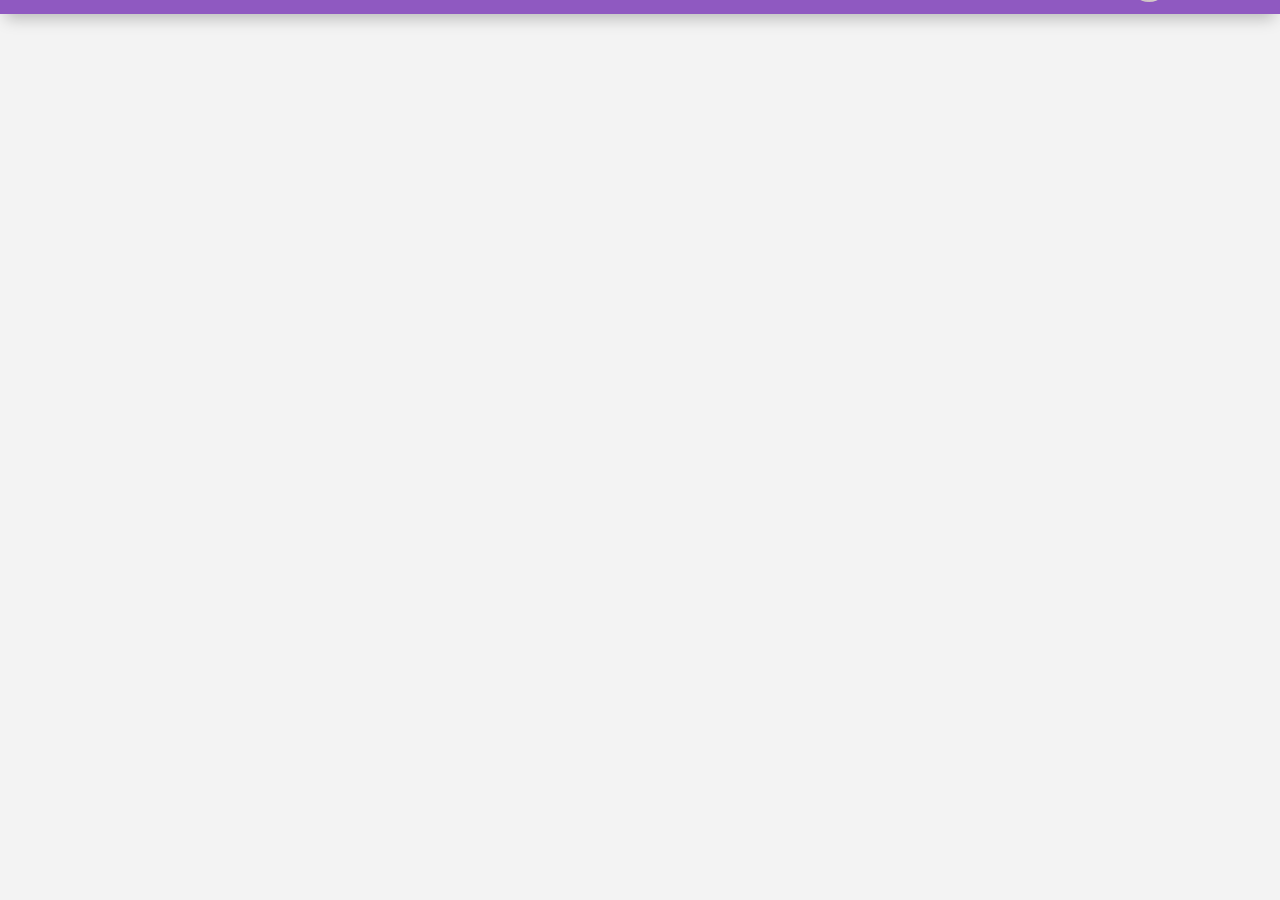
<file: index.html>
<!DOCTYPE html>
<html lang="en">
  <head>
    <!-- Required meta tags -->
    <meta charset="utf-8" />
    <meta
      name="viewport"
      content="width=device-width, initial-scale=1, shrink-to-fit=no"
    />

    <!-- Bootstrap CSS -->
    <link
      rel="stylesheet"
      href="https://maxcdn.bootstrapcdn.com/bootstrap/4.0.0/css/bootstrap.min.css"
      integrity="sha384-Gn5384xqQ1aoWXA+058RXPxPg6fy4IWvTNh0E263XmFcJlSAwiGgFAW/dAiS6JXm"
      crossorigin="anonymous"
    />
    <link rel="shortcut icon" href="./favicon.ico" type="image/x-icon" />
    <link rel="stylesheet" href="./css/fonts.css" />
    <link
      href="https://fonts.googleapis.com/icon?family=Material+Icons"
      rel="stylesheet"
    />
    <link rel="stylesheet" href="./css/dashboard.css" />
    <title>Operators - Sheal</title>
  </head>
  <body>
    <nav class="navbar fixed-top navbar-expand-md navbar-dark d-flex nav-anim">
      <div class="mr-auto d-flex align-items-center order-1">
        <button
          class="navbar-toggler"
          type="button"
          data-toggle="collapse"
          data-target="#navbarNav"
          aria-controls="navbarNav"
          aria-expanded="false"
          aria-label="Toggle navigation"
        >
          <span class="navbar-toggler-icon"></span>
        </button>
        <a
          class="navbar-brand font-weight-bold pt-0 d-flex align-items-center"
          href="./login.html"
          ><img
            width="20"
            class="mr-2 ml-3"
            src="./images/flame.png"
            alt="Logo"
          />Sheal</a
        >
      </div>

      <nav class="collapse navbar-collapse order-3 order-md-2" id="navbarNav">
        <ul class="navbar-nav">
          <li class="nav-item">
            <a class="nav-link active" href="./index.html">Operators</a>
          </li>
          <li class="nav-item">
            <a class="nav-link active" href="./questions.html">Questions</a>
          </li>
          <li class="nav-item">
            <a class="nav-link active" href="./results.html">Results</a>
          </li>
        </ul>
      </nav>

      <div class="mr-3 order-2 order-md-3">
        <a
          class="user nav-link active d-flex align-items-center p-1"
          style="color: white"
          href="#"
          ><img
            src="./images/faces/user.jpg"
            width="40"
            class="rounded-circle mr-3"
            alt="User photo"
          />Phil<i class="material-icons ml-2"> keyboard_arrow_down </i></a
        >
      </div>
    </nav>

    <section
      class="container-fluid fade-anim fade-delay pb-4"
      style="padding-top: 5.5em"
    >
      <div class="row no-gutters">
        <div
          class="mb-4 col-12 col-sm-6 col-md-3 d-flex justify-content-center pl-2 pr-2"
        >
          <article class="w-100 soft p-3">
            <h5 class="mb-2 font-weight-normal">Operators</h5>
            <div class="d-flex justify-content-between color-1">
              <h4 class="mb-0">12</h4>
              <i class="material-icons"> person </i>
            </div>
          </article>
        </div>
        <div
          class="mb-4 col-12 col-sm-6 col-md-3 d-flex justify-content-center pl-2 pr-2"
        >
          <div class="w-100 soft p-3">
            <h5 class="mb-2 font-weight-normal">Completed tasks</h5>
            <div class="d-flex justify-content-between color-2">
              <h4 class="mb-0">30</h4>
              <i class="material-icons"> assignment_turned_in </i>
            </div>
          </div>
        </div>
        <div
          class="mb-4 col-12 col-sm-6 col-md-3 d-flex justify-content-center pl-2 pr-2"
        >
          <div class="w-100 soft p-3">
            <h5 class="mb-2 font-weight-normal">Pending tasks</h5>
            <div class="d-flex justify-content-between color-3">
              <h4 class="mb-0">25</h4>
              <i class="material-icons"> hourglass_full </i>
            </div>
          </div>
        </div>
        <div
          class="mb-4 col-12 col-sm-6 col-md-3 d-flex justify-content-center pl-2 pr-2"
        >
          <article class="w-100 soft p-3">
            <h5 class="mb-2 font-weight-normal">Completed tests</h5>
            <div
              class="d-flex justify-content-between align-items-center color-4"
            >
              <h4 class="mb-0">12</h4>
              <i class="material-icons"> assessment </i>
            </div>
          </article>
        </div>
      </div>
      <h3 class="pl-3 font-weight-light">Operators</h3>
      <div class="row no-gutters pl-2 pr-2 mb-3">
        <div class="col-12 soft p-3 row no-gutters">
          <article
            class="person-card col-4 col-sm-3 col-md-2 col-lg-1 d-flex flex-column align-items-center"
          >
            <img class="w-75" src="./images/faces/1.jpg" alt="Profile photo" />
            <p>John Doe</p>
            <p>Operator</p>
          </article>

          <article
            class="person-card col-4 col-sm-3 col-md-2 col-lg-1 d-flex flex-column align-items-center"
          >
            <img class="w-75" src="./images/faces/2.jpg" alt="Profile photo" />
            <p>Larry Lin</p>
            <p>Operator</p>
          </article>

          <article
            class="person-card col-4 col-sm-3 col-md-2 col-lg-1 d-flex flex-column align-items-center"
          >
            <img class="w-75" src="./images/faces/3.jpg" alt="Profile photo" />
            <p>Leo Gill</p>
            <p>Operator</p>
          </article>

          <article
            class="person-card col-4 col-sm-3 col-md-2 col-lg-1 d-flex flex-column align-items-center"
          >
            <img class="w-75" src="./images/faces/4.jpg" alt="Profile photo" />
            <p>Natali Craig</p>
            <p>Operator</p>
          </article>

          <article
            class="person-card col-4 col-sm-3 col-md-2 col-lg-1 d-flex flex-column align-items-center"
          >
            <img class="w-75" src="./images/faces/5.jpg" alt="Profile photo" />
            <p>Aaron Nunez</p>
            <p>Operator</p>
          </article>

          <article
            class="person-card col-4 col-sm-3 col-md-2 col-lg-1 d-flex flex-column align-items-center"
          >
            <img class="w-75" src="./images/faces/6.jpg" alt="Profile photo" />
            <p>Harold Adams</p>
            <p>Operator</p>
          </article>

          <article
            class="person-card col-4 col-sm-3 col-md-2 col-lg-1 d-flex flex-column align-items-center"
          >
            <img class="w-75" src="./images/faces/7.jpg" alt="Profile photo" />
            <p>Maria Randall</p>
            <p>Operator</p>
          </article>

          <article
            class="person-card col-4 col-sm-3 col-md-2 col-lg-1 d-flex flex-column align-items-center"
          >
            <img class="w-75" src="./images/faces/8.jpg" alt="Profile photo" />
            <p>Lila Flynn</p>
            <p>Operator</p>
          </article>

          <article
            class="person-card col-4 col-sm-3 col-md-2 col-lg-1 d-flex flex-column align-items-center"
          >
            <img class="w-75" src="./images/faces/9.jpg" alt="Profile photo" />
            <p>Anita Cruz</p>
            <p>Operator</p>
          </article>

          <article
            class="person-card col-4 col-sm-3 col-md-2 col-lg-1 d-flex flex-column align-items-center"
          >
            <img class="w-75" src="./images/faces/10.jpg" alt="Profile photo" />
            <p>Eduard Franz</p>
            <p>Operator</p>
          </article>

          <article
            class="person-card col-4 col-sm-3 col-md-2 col-lg-1 d-flex flex-column align-items-center"
          >
            <img class="w-75" src="./images/faces/11.jpg" alt="Profile photo" />
            <p>Adolfo Hess</p>
            <p>Operator</p>
          </article>

          <article
            class="person-card col-4 col-sm-3 col-md-2 col-lg-1 d-flex flex-column align-items-center"
          >
            <img class="w-75" src="./images/faces/12.jpg" alt="Profile photo" />
            <p>Noah Pierre</p>
            <p>Operator</p>
          </article>
        </div>
      </div>

      <div class="row no-gutters justify-content-center p-hk">
        <section class="col-sm-7 col-md-6 col-lg-4 pl-2 pr-2 mb-3">
          <article class="w-100 p-3 soft">
            <h5>Operator of the month</h5>
            <div class="d-flex w-100 align-items-center">
              <img
                class="w-25 rounded-circle"
                src="./images/faces/7.jpg"
                alt="Someone"
              />
              <div class="ml-3 d-flex flex-column">
                <h6>Maria Randall</h6>
                <div class="flex">
                  <i class="star material-icons"> star </i>
                  <i class="star material-icons"> star </i>
                  <i class="star material-icons"> star </i>
                  <i class="star material-icons"> star </i>
                  <i class="star material-icons"> star_half </i>
                </div>
              </div>
            </div>
            <p class="mt-3 text-secondary tiny-text text-dark">
              Best performance during the last month.
            </p>
          </article>
        </section>

        <div class="col-sm-7 col-md-6 col-lg-4 pl-2 pr-2 mb-3">
          <article class="w-100 p-3 soft">
            <h5>Operator of the week</h5>
            <div class="d-flex w-100 align-items-center">
              <img
                class="w-25 rounded-circle"
                src="./images/faces/5.jpg"
                alt="Someone"
              />
              <div class="ml-3 d-flex flex-column">
                <h6>Aaron Nunez</h6>
                <div class="flex">
                  <i class="star material-icons"> star </i>
                  <i class="star material-icons"> star </i>
                  <i class="star material-icons"> star </i>
                  <i class="star material-icons"> star </i>
                  <i class="star material-icons"> star_half </i>
                </div>
              </div>
            </div>
            <p class="mt-3 text-secondary tiny-text text-dark">
              Best performance during the last week.
            </p>
          </article>
        </div>

        <div class="col-sm-7 col-lg-4 pl-2 pr-2 mb-3">
          <a href="./results.html" class="w-100">
            <article
              class="results w-100 p-3 soft h-100 d-flex flex-column align-items-center"
            >
              <h5 class="align-self-start mb-4">See results</h5>
              <img
                class="w-50"
                src="./images/undraw_hire_te5y.svg"
                alt="Resultados"
              />
            </article>
          </a>
        </div>
      </div>
    </section>

    <!-- Optional JavaScript -->
    <!-- jQuery first, then Popper.js, then Bootstrap JS -->
    <script
      src="https://code.jquery.com/jquery-3.2.1.slim.min.js"
      integrity="sha384-KJ3o2DKtIkvYIK3UENzmM7KCkRr/rE9/Qpg6aAZGJwFDMVNA/GpGFF93hXpG5KkN"
      crossorigin="anonymous"
    ></script>
    <script
      src="https://cdnjs.cloudflare.com/ajax/libs/popper.js/1.12.9/umd/popper.min.js"
      integrity="sha384-ApNbgh9B+Y1QKtv3Rn7W3mgPxhU9K/ScQsAP7hUibX39j7fakFPskvXusvfa0b4Q"
      crossorigin="anonymous"
    ></script>
    <script
      src="https://maxcdn.bootstrapcdn.com/bootstrap/4.0.0/js/bootstrap.min.js"
      integrity="sha384-JZR6Spejh4U02d8jOt6vLEHfe/JQGiRRSQQxSfFWpi1MquVdAyjUar5+76PVCmYl"
      crossorigin="anonymous"
    ></script>
  </body>
</html>
</file>
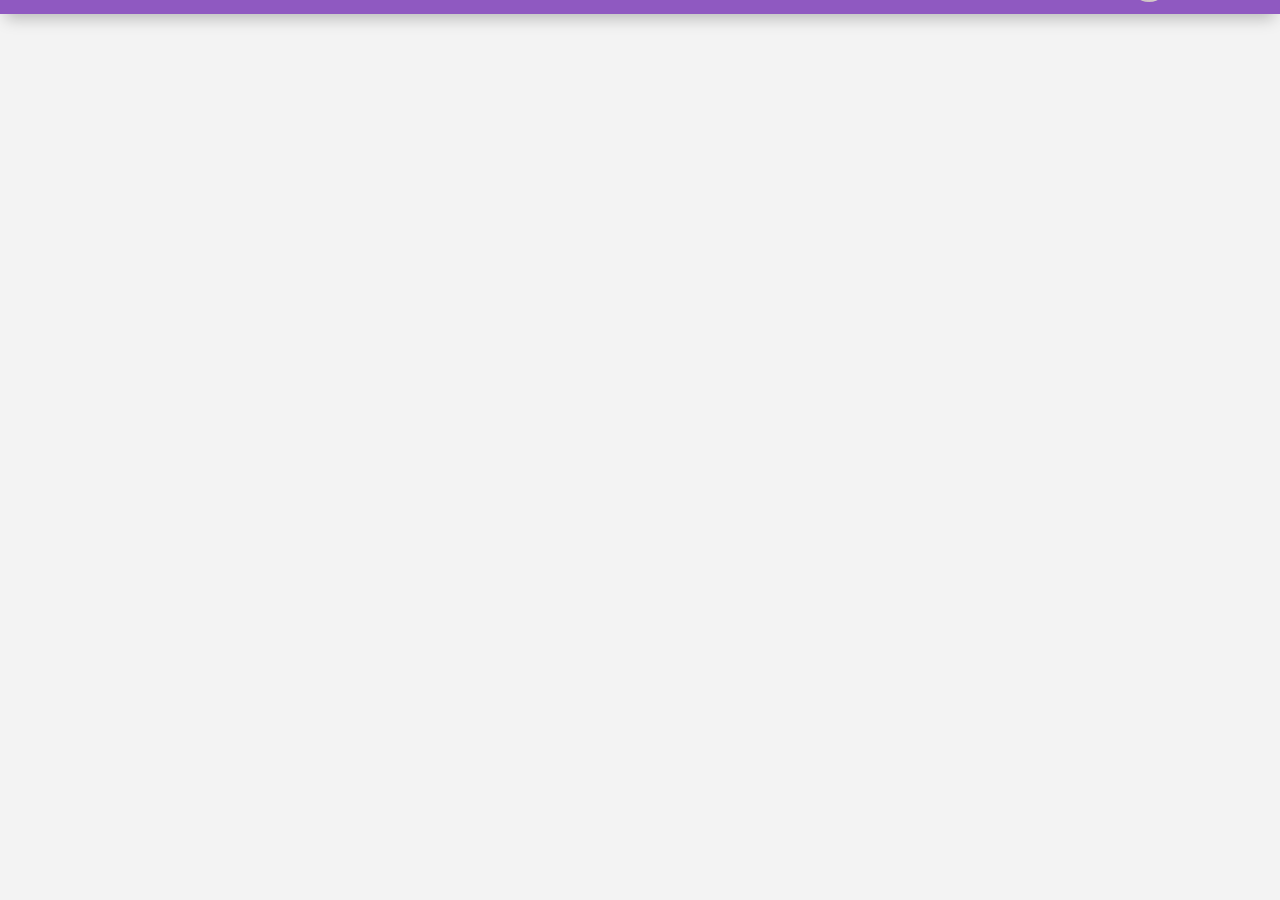
<file: questions.html>
<!DOCTYPE html>
<html lang="en">
  <head>
    <!-- Required meta tags -->
    <meta charset="utf-8" />
    <meta
      name="viewport"
      content="width=device-width, initial-scale=1, shrink-to-fit=no"
    />

    <!-- Bootstrap CSS -->
    <link
      rel="stylesheet"
      href="https://maxcdn.bootstrapcdn.com/bootstrap/4.0.0/css/bootstrap.min.css"
      integrity="sha384-Gn5384xqQ1aoWXA+058RXPxPg6fy4IWvTNh0E263XmFcJlSAwiGgFAW/dAiS6JXm"
      crossorigin="anonymous"
    />
    <link rel="shortcut icon" href="./favicon.ico" type="image/x-icon" />
    <link rel="stylesheet" href="./css/fonts.css" />
    <link
      href="https://fonts.googleapis.com/icon?family=Material+Icons"
      rel="stylesheet"
    />
    <link rel="stylesheet" href="./css/dashboard.css" />
    <title>Questions - Sheal</title>
  </head>
  <body>
    <nav class="navbar fixed-top navbar-expand-md navbar-dark d-flex nav-anim">
      <div class="mr-auto d-flex align-items-center order-1">
        <button
          class="navbar-toggler"
          type="button"
          data-toggle="collapse"
          data-target="#navbarNav"
          aria-controls="navbarNav"
          aria-expanded="false"
          aria-label="Toggle navigation"
        >
          <span class="navbar-toggler-icon"></span>
        </button>
        <a
          class="navbar-brand font-weight-bold pt-0 d-flex align-items-center"
          href="./login.html"
          ><img
            width="20"
            class="mr-2 ml-3"
            src="./images/flame.png"
            alt="Logo"
          />Sheal</a
        >
      </div>

      <div class="collapse navbar-collapse order-3 order-md-2" id="navbarNav">
        <ul class="navbar-nav">
          <li class="nav-item">
            <a class="nav-link active" href="./index.html">Operators</a>
          </li>
          <li class="nav-item">
            <a class="nav-link active" href="./questions.html">Questions</a>
          </li>
          <li class="nav-item">
            <a class="nav-link active" href="./results.html">Results</a>
          </li>
        </ul>
      </div>

      <div class="mr-3 order-2 order-md-3">
        <a
          class="user nav-link active d-flex align-items-center p-1"
          style="color: white"
          href="#"
          ><img
            src="./images/faces/user.jpg"
            width="40"
            class="rounded-circle mr-3"
            alt="User photo"
          />Phil<i class="material-icons ml-2"> keyboard_arrow_down </i></a
        >
      </div>
    </nav>

    <section
      class="container-fluid fade-anim fade-delay"
      style="padding-top: 5.5em"
    >
      <h3 class="pl-3 font-weight-light mb-4">Questions</h3>

      <article class="row no-gutters p-hk pb-5">
        <article class="col-12 col-md-6 pl-2 pr-2 mb-4">
          <div class="w-100 h-100 soft p-3 d-flex align-items-center globe">
            <div class="ml-auto mr-sm-5">
              <h4 class="mb-2 font-weight-normal text-right">Questions</h4>
              <div class="d-flex align-items-start justify-content-end color-1">
                <h3 class="mr-4">5</h3>
                <i class="material-icons"> help </i>
              </div>

              <h4 class="mb-2 font-weight-normal text-right">
                Completed tests
              </h4>
              <div class="d-flex align-items-start justify-content-end color-2">
                <h3 class="mr-4">12</h3>
                <i class="material-icons"> assessment </i>
              </div>
            </div>
          </div>
        </article>

        <article class="col-12 col-md-6 pl-2 pr-2 mb-4">
          <div class="w-100 soft p-3">
            <h5 class="text-dark ml-2">Question 1</h5>
            <p class="mb-2 tiny-text">
              ¿Muffin croissant dragée jelly-o marshmallow wafer. Tiramisu cake
              sweet. Gingerbread cupcake macaroon jelly-o pastry topping dragée
              marzipan?
            </p>
            <h6 class="text-secondary ml-2 mb-2">Answer choices</h6>

            <div class="row no-gutters">
              <div class="col-lg-6 d-flex align-items-center">
                <i class="material-icons text-danger"> close </i>
                <p class="tiny-text m-0 pl-1 text-secondary">
                  Gingerbread tootsie roll.
                </p>
              </div>

              <div class="col-lg-6 d-flex align-items-center">
                <i class="material-icons text-success"> check </i>
                <p class="tiny-text m-0 pl-1">Caramels topping cupcake.</p>
              </div>
              <div class="col-lg-6 d-flex align-items-center">
                <i class="material-icons text-danger"> close </i>
                <p class="tiny-text m-0 pl-1 text-secondary">
                  Chocolate toffee liquorice.
                </p>
              </div>
              <div class="col-lg-6 d-flex align-items-center">
                <i class="material-icons text-danger"> close </i>
                <p class="tiny-text m-0 pl-1 text-secondary">
                  Topping gingerbread candy.
                </p>
              </div>
            </div>
          </div>
        </article>

        <article class="col-12 col-md-6 pl-2 pr-2 mb-4">
          <div class="w-100 soft p-3">
            <h5 class="text-dark ml-2">Question 2</h5>
            <p class="mb-2 tiny-text">
              ¿Chocolate tootsie roll jelly soufflé chocolate bar. Dragée
              lollipop croissant powder. Carrot cake brownie cheesecake candy
              carrot cake biscuit?
            </p>
            <h6 class="text-secondary ml-2 mb-2">Answer choices</h6>

            <div class="row no-gutters">
              <div class="col-lg-6 d-flex align-items-center">
                <i class="material-icons text-danger"> close </i>
                <p class="tiny-text m-0 pl-1 text-secondary">
                  Gingerbread chocolate cookie.
                </p>
              </div>

              <div class="col-lg-6 d-flex align-items-center">
                <i class="material-icons text-danger"> close </i>
                <p class="tiny-text m-0 pl-1 text-secondary">
                  Cake topping danish.
                </p>
              </div>
              <div class="col-lg-6 d-flex align-items-center">
                <i class="material-icons text-danger"> close </i>
                <p class="tiny-text m-0 pl-1 text-secondary">
                  Icing tiramisu cookie.
                </p>
              </div>
              <div class="col-lg-6 d-flex align-items-center">
                <i class="material-icons text-success"> check </i>
                <p class="tiny-text m-0 pl-1">Fruitcake marshmallow jelly.</p>
              </div>
            </div>
          </div>
        </article>

        <article class="col-12 col-md-6 pl-2 pr-2 mb-4">
          <div class="w-100 soft p-3">
            <h5 class="text-dark ml-2">Question 3</h5>
            <p class="mb-2 tiny-text">
              ¿Dessert gummies jelly beans cupcake cotton candy sweet roll.
              Tiramisu chocolate bar icing bonbon. Jelly beans icing apple pie
              marzipan toffee?
            </p>
            <h6 class="text-secondary ml-2 mb-2">Answer choices</h6>

            <div class="row no-gutters">
              <div class="col-lg-6 d-flex align-items-center">
                <i class="material-icons text-danger"> close </i>
                <p class="tiny-text m-0 pl-1 text-secondary">
                  Wafer bonbon caramels.
                </p>
              </div>

              <div class="col-lg-6 d-flex align-items-center">
                <i class="material-icons text-success"> check </i>
                <p class="tiny-text m-0 pl-1">Gingerbread sugar plum.</p>
              </div>
              <div class="col-lg-6 d-flex align-items-center">
                <i class="material-icons text-danger"> close </i>
                <p class="tiny-text m-0 pl-1 text-secondary">
                  Donut cookie lollipop.
                </p>
              </div>
              <div class="col-lg-6 d-flex align-items-center">
                <i class="material-icons text-danger"> close </i>
                <p class="tiny-text m-0 pl-1 text-secondary">
                  Fruitcake marshmallow jelly.
                </p>
              </div>
            </div>
          </div>
        </article>

        <article class="col-12 col-md-6 pl-2 pr-2 mb-4">
          <div class="w-100 soft p-3">
            <h5 class="text-dark ml-2">Question 4</h5>
            <p class="mb-2 tiny-text">
              ¿Cupcake jelly-o cake. Biscuit pie tiramisu. Macaroon jelly-o
              donut cupcake bonbon fruitcake. Ice cream muffin halvah oat cake
              pastry?
            </p>
            <h6 class="text-secondary ml-2 mb-2">Answer choices</h6>

            <div class="row no-gutters">
              <div class="col-lg-6 d-flex align-items-center">
                <i class="material-icons text-success"> check </i>
                <p class="tiny-text m-0 pl-1 text-secondary">
                  Bonbon caramels gummi.
                </p>
              </div>

              <div class="col-lg-6 d-flex align-items-center">
                <i class="material-icons text-danger"> close </i>
                <p class="tiny-text m-0 pl-1 text-secondary">
                  Cookie candy canes.
                </p>
              </div>
              <div class="col-lg-6 d-flex align-items-center">
                <i class="material-icons text-danger"> close </i>
                <p class="tiny-text m-0 pl-1 text-secondary">
                  Chocolate tart brownie.
                </p>
              </div>
              <div class="col-lg-6 d-flex align-items-center">
                <i class="material-icons text-danger"> close </i>
                <p class="tiny-text m-0 pl-1 text-secondary">
                  Gummies powder bonbon.
                </p>
              </div>
            </div>
          </div>
        </article>

        <article class="col-12 col-md-6 pl-2 pr-2 mb-4">
          <div class="w-100 soft p-3">
            <h5 class="text-dark ml-2">Question 5</h5>
            <p class="mb-2 tiny-text">
              ¿Icing jujubes tiramisu oat cake. Cake fruitcake dragée sugar plum
              ice crea drops liquorice jelly. Tiramisu sweet liquorice tootsie
              roll. Sweet wafer candy canes?
            </p>
            <h6 class="text-secondary ml-2 mb-2">Answer choices</h6>
            <div class="row no-gutters">
              <div class="col-lg-6 d-flex align-items-center">
                <i class="material-icons text-danger"> close </i>
                <p class="tiny-text m-0 pl-1 text-secondary">
                  Cheesecake cookie sweet.
                </p>
              </div>

              <div class="col-lg-6 d-flex align-items-center">
                <i class="material-icons text-success"> check </i>
                <p class="tiny-text m-0 pl-1">Marzipan donut caramels.</p>
              </div>
              <div class="col-lg-6 d-flex align-items-center">
                <i class="material-icons text-danger"> close </i>
                <p class="tiny-text m-0 pl-1 text-secondary">
                  Gummies croissant wafer.
                </p>
              </div>
              <div class="col-lg-6 d-flex align-items-center">
                <i class="material-icons text-danger"> close </i>
                <p class="tiny-text m-0 pl-1 text-secondary">
                  Cheesecake cotton candy.
                </p>
              </div>
            </div>
          </div>
        </article>
      </article>
    </section>

    <!-- Muffin croissant dragée jelly-o marshmallow wafer. Tiramisu cake sweet. Gingerbread cupcake macaroon jelly-o pastry topping dragée marzipan.

Chocolate tootsie roll jelly jujubes soufflé chocolate bar toffee. Dragée lollipop jujubes croissant powder. Chupa chups jujubes sugar plum lollipop fruitcake gingerbread topping. Carrot cake brownie tart liquorice cheesecake candy carrot cake biscuit.

Dessert gummies jelly beans cupcake cotton candy sweet roll. Tiramisu chocolate bar icing bonbon. Jelly beans icing apple pie marzipan toffee jelly beans pastry pie caramels.

Cupcake jelly-o cake. Biscuit pie tiramisu. Macaroon jelly-o donut cupcake bonbon fruitcake. Ice cream muffin halvah oat cake pastry.

Icing jujubes tiramisu oat cake. Cake fruitcake dragée sugar plum ice cream oat cake lemon drops liquorice jelly. Tiramisu sweet liquorice tootsie roll. Sweet wafer candy canes. -->

    <!-- Optional JavaScript -->
    <!-- jQuery first, then Popper.js, then Bootstrap JS -->
    <script
      src="https://code.jquery.com/jquery-3.2.1.slim.min.js"
      integrity="sha384-KJ3o2DKtIkvYIK3UENzmM7KCkRr/rE9/Qpg6aAZGJwFDMVNA/GpGFF93hXpG5KkN"
      crossorigin="anonymous"
    ></script>
    <script
      src="https://cdnjs.cloudflare.com/ajax/libs/popper.js/1.12.9/umd/popper.min.js"
      integrity="sha384-ApNbgh9B+Y1QKtv3Rn7W3mgPxhU9K/ScQsAP7hUibX39j7fakFPskvXusvfa0b4Q"
      crossorigin="anonymous"
    ></script>
    <script
      src="https://maxcdn.bootstrapcdn.com/bootstrap/4.0.0/js/bootstrap.min.js"
      integrity="sha384-JZR6Spejh4U02d8jOt6vLEHfe/JQGiRRSQQxSfFWpi1MquVdAyjUar5+76PVCmYl"
      crossorigin="anonymous"
    ></script>
  </body>
</html>
</file>
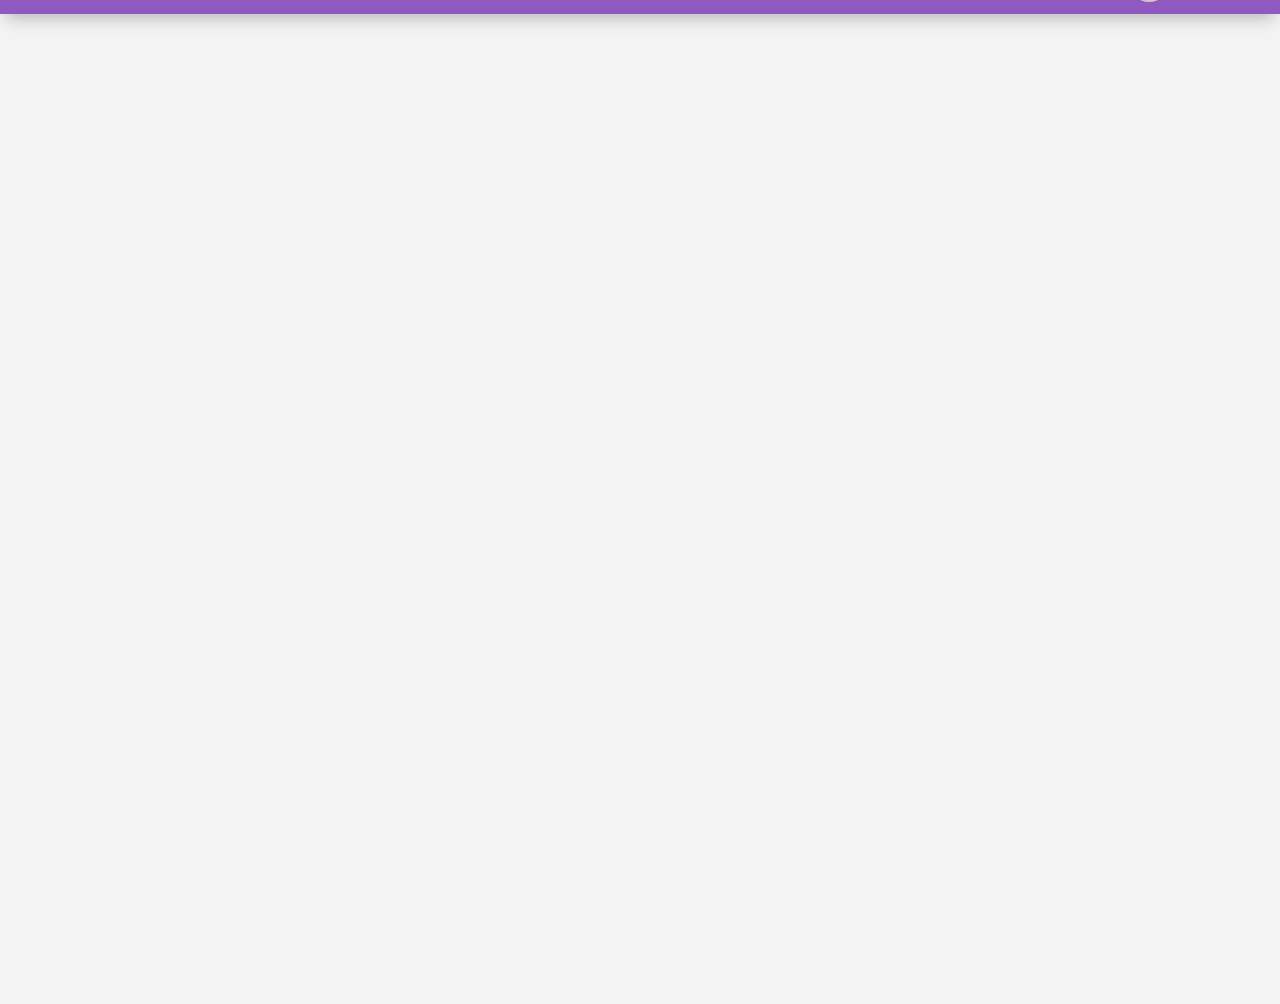
<file: results.html>
<!DOCTYPE html>
<html lang="en">
  <head>
    <!-- Required meta tags -->
    <meta charset="utf-8" />
    <meta
      name="viewport"
      content="width=device-width, initial-scale=1, shrink-to-fit=no"
    />

    <!-- Bootstrap CSS -->
    <link
      rel="stylesheet"
      href="https://maxcdn.bootstrapcdn.com/bootstrap/4.0.0/css/bootstrap.min.css"
      integrity="sha384-Gn5384xqQ1aoWXA+058RXPxPg6fy4IWvTNh0E263XmFcJlSAwiGgFAW/dAiS6JXm"
      crossorigin="anonymous"
    />
    <link rel="shortcut icon" href="./favicon.ico" type="image/x-icon" />
    <link rel="stylesheet" href="./css/fonts.css" />
    <link
      href="https://fonts.googleapis.com/icon?family=Material+Icons"
      rel="stylesheet"
    />
    <link rel="stylesheet" href="./css/dashboard.css" />
    <title>Results - Sheal</title>
  </head>
  <body>
    <nav class="navbar fixed-top navbar-expand-md navbar-dark d-flex nav-anim">
      <div class="mr-auto d-flex align-items-center order-1">
        <button
          class="navbar-toggler"
          type="button"
          data-toggle="collapse"
          data-target="#navbarNav"
          aria-controls="navbarNav"
          aria-expanded="false"
          aria-label="Toggle navigation"
        >
          <span class="navbar-toggler-icon"></span>
        </button>
        <a
          class="navbar-brand font-weight-bold pt-0 d-flex align-items-center"
          href="./login.html"
          ><img
            width="20"
            class="mr-2 ml-3"
            src="./images/flame.png"
            alt="Logo"
          />Sheal</a
        >
      </div>

      <div class="collapse navbar-collapse order-3 order-md-2" id="navbarNav">
        <ul class="navbar-nav">
          <li class="nav-item">
            <a class="nav-link active" href="./index.html">Operators</a>
          </li>
          <li class="nav-item">
            <a class="nav-link active" href="./questions.html">Questions</a>
          </li>
          <li class="nav-item">
            <a class="nav-link active" href="./results.html">Results</a>
          </li>
        </ul>
      </div>

      <div class="mr-3 order-2 order-md-3">
        <a
          class="user nav-link active d-flex align-items-center p-1"
          style="color: white"
          href="#"
          ><img
            src="./images/faces/user.jpg"
            width="40"
            class="rounded-circle mr-3"
            alt="User photo"
          />Phil<i class="material-icons ml-2"> keyboard_arrow_down </i></a
        >
      </div>
    </nav>

    <section
      class="container-fluid fade-anim fade-delay"
      style="padding-top: 5.5em"
    >
      <div class="row no-gutters">
        <article class="mb-4 col-12 col-sm-6 col-md-3 pl-2 pr-2">
          <div class="w-100 soft p-3">
            <h5 class="mb-2 font-weight-normal">Operators</h5>
            <div class="d-flex justify-content-between color-1">
              <h4 class="mb-0">12</h4>
              <i class="material-icons"> person </i>
            </div>
          </div>
        </article>
        <article class="mb-4 col-12 col-sm-6 col-md-3 pl-2 pr-2">
          <div class="w-100 soft p-3">
            <h5 class="mb-2 font-weight-normal">Completed tasks</h5>
            <div class="d-flex justify-content-between color-2">
              <h4 class="mb-0">30</h4>
              <i class="material-icons"> assignment_turned_in </i>
            </div>
          </div>
        </article>
        <article class="mb-4 col-12 col-sm-6 col-md-3 pl-2 pr-2">
          <div class="w-100 soft p-3">
            <h5 class="mb-2 font-weight-normal">Pending tasks</h5>
            <div class="d-flex justify-content-between color-3">
              <h4 class="mb-0">25</h4>
              <i class="material-icons"> hourglass_full </i>
            </div>
          </div>
        </article>
        <article class="mb-4 col-12 col-sm-6 col-md-3 pl-2 pr-2">
          <div class="w-100 soft p-3">
            <h5 class="mb-2 font-weight-normal">Completed tests</h5>
            <div
              class="d-flex justify-content-between align-items-center color-4"
            >
              <h4 class="mb-0">12</h4>
              <i class="material-icons"> assessment </i>
            </div>
          </div>
        </article>
      </div>

      <h3 class="pl-3 font-weight-light mb-4">Results</h3>
      <section class="row no-gutters p-hk pb-5">
        <div class="col-sm-6 col-md-4 col-lg-3 pl-2 pr-2 mb-4">
          <a href="#" class="w-100">
            <article class="results w-100 p-3 soft">
              <div
                class="d-flex w-100 align-items-center justify-content-center"
              >
                <img
                  class="softer"
                  src="./images/faces/5.jpg"
                  alt="Someone"
                  style="width: 5.9em"
                />
                <div class="ml-3 d-flex flex-column">
                  <h5 class="font-weight-light">Aaron Nunez</h5>
                  <div class="flex">
                    <i class="star material-icons"> star </i>
                    <i class="star material-icons"> star </i>
                    <i class="star material-icons"> star </i>
                    <i class="star material-icons"> star </i>
                    <i class="star material-icons"> star_half </i>
                  </div>
                  <h6 class="m-0">
                    <span class="text-secondary">Average: </span>4.5
                  </h6>
                </div>
              </div>
              <p class="tiny-text m-0 mt-3">
                Wafer dessert muffin. Soufflé liquorice cake toffee toffee.
                Macaroon oat cake cupcake marshmallow sesame snaps.
              </p>
            </article>
          </a>
        </div>

        <div class="col-sm-6 col-md-4 col-lg-3 pl-2 pr-2 mb-4">
          <a href="#" class="w-100">
            <article class="results w-100 p-3 soft">
              <div
                class="d-flex w-100 align-items-center justify-content-center"
              >
                <img
                  class="softer"
                  src="./images/faces/7.jpg"
                  alt="Someone"
                  style="width: 5.9em"
                />
                <div class="ml-3 d-flex flex-column">
                  <h5 class="font-weight-light">Maria Randall</h5>
                  <div class="flex">
                    <i class="star material-icons"> star </i>
                    <i class="star material-icons"> star </i>
                    <i class="star material-icons"> star </i>
                    <i class="star material-icons"> star </i>
                    <i class="star material-icons"> star_half </i>
                  </div>
                  <h6 class="m-0">
                    <span class="text-secondary">Average: </span>4.5
                  </h6>
                </div>
              </div>
              <p class="tiny-text m-0 mt-3">
                Wafer dessert muffin. Soufflé liquorice cake toffee toffee.
                Macaroon oat cake cupcake marshmallow sesame snaps.
              </p>
            </article>
          </a>
        </div>

        <div class="col-sm-6 col-md-4 col-lg-3 pl-2 pr-2 mb-4">
          <a href="#" class="w-100">
            <article class="results w-100 p-3 soft">
              <div
                class="d-flex w-100 align-items-center justify-content-center"
              >
                <img
                  class="softer"
                  src="./images/faces/1.jpg"
                  alt="Someone"
                  style="width: 5.9em"
                />
                <div class="ml-3 d-flex flex-column">
                  <h5 class="font-weight-light">John Doe</h5>
                  <div class="flex">
                    <i class="star material-icons"> star </i>
                    <i class="star material-icons"> star </i>
                    <i class="star material-icons"> star </i>
                    <i class="star material-icons"> star </i>
                    <i class="star material-icons"> star_outline </i>
                  </div>
                  <h6 class="m-0">
                    <span class="text-secondary">Average: </span>4.0
                  </h6>
                </div>
              </div>
              <p class="tiny-text m-0 mt-3">
                Wafer dessert muffin. Soufflé liquorice cake toffee toffee.
                Macaroon oat cake cupcake marshmallow sesame snaps.
              </p>
            </article>
          </a>
        </div>

        <div class="col-sm-6 col-md-4 col-lg-3 pl-2 pr-2 mb-4">
          <a href="#" class="w-100">
            <article class="results w-100 p-3 soft">
              <div
                class="d-flex w-100 align-items-center justify-content-center"
              >
                <img
                  class="softer"
                  src="./images/faces/2.jpg"
                  alt="Someone"
                  style="width: 5.9em"
                />
                <div class="ml-3 d-flex flex-column">
                  <h5 class="font-weight-light">Larry Lin</h5>
                  <div class="flex">
                    <i class="star material-icons"> star </i>
                    <i class="star material-icons"> star </i>
                    <i class="star material-icons"> star </i>
                    <i class="star material-icons"> star </i>
                    <i class="star material-icons"> star_outline </i>
                  </div>
                  <h6 class="m-0">
                    <span class="text-secondary">Average: </span>4.0
                  </h6>
                </div>
              </div>
              <p class="tiny-text m-0 mt-3">
                Wafer dessert muffin. Soufflé liquorice cake toffee toffee.
                Macaroon oat cake cupcake marshmallow sesame snaps.
              </p>
            </article>
          </a>
        </div>

        <div class="col-sm-6 col-md-4 col-lg-3 pl-2 pr-2 mb-4">
          <a href="#" class="w-100">
            <article class="results w-100 p-3 soft">
              <div
                class="d-flex w-100 align-items-center justify-content-center"
              >
                <img
                  class="softer"
                  src="./images/faces/6.jpg"
                  alt="Someone"
                  style="width: 5.9em"
                />
                <div class="ml-3 d-flex flex-column">
                  <h5 class="font-weight-light">Harold Adams</h5>
                  <div class="flex">
                    <i class="star material-icons"> star </i>
                    <i class="star material-icons"> star </i>
                    <i class="star material-icons"> star </i>
                    <i class="star material-icons"> star </i>
                    <i class="star material-icons"> star_outline </i>
                  </div>
                  <h6 class="m-0">
                    <span class="text-secondary">Average: </span>4.0
                  </h6>
                </div>
              </div>
              <p class="tiny-text m-0 mt-3">
                Wafer dessert muffin. Soufflé liquorice cake toffee toffee.
                Macaroon oat cake cupcake marshmallow sesame snaps.
              </p>
            </article>
          </a>
        </div>

        <div class="col-sm-6 col-md-4 col-lg-3 pl-2 pr-2 mb-4">
          <a href="#" class="w-100">
            <article class="results w-100 p-3 soft">
              <div
                class="d-flex w-100 align-items-center justify-content-center"
              >
                <img
                  class="softer"
                  src="./images/faces/3.jpg"
                  alt="Someone"
                  style="width: 5.9em"
                />
                <div class="ml-3 d-flex flex-column">
                  <h5 class="font-weight-light">Leo Gill</h5>
                  <div class="flex">
                    <i class="star material-icons"> star </i>
                    <i class="star material-icons"> star </i>
                    <i class="star material-icons"> star </i>
                    <i class="star material-icons"> star </i>
                    <i class="star material-icons"> star_outline </i>
                  </div>
                  <h6 class="m-0">
                    <span class="text-secondary">Average: </span>4.0
                  </h6>
                </div>
              </div>
              <p class="tiny-text m-0 mt-3">
                Wafer dessert muffin. Soufflé liquorice cake toffee toffee.
                Macaroon oat cake cupcake marshmallow sesame snaps.
              </p>
            </article>
          </a>
        </div>

        <div class="col-sm-6 col-md-4 col-lg-3 pl-2 pr-2 mb-4">
          <a href="#" class="w-100">
            <article class="results w-100 p-3 soft">
              <div
                class="d-flex w-100 align-items-center justify-content-center"
              >
                <img
                  class="softer"
                  src="./images/faces/9.jpg"
                  alt="Someone"
                  style="width: 5.9em"
                />
                <div class="ml-3 d-flex flex-column">
                  <h5 class="font-weight-light">Anita Cruz</h5>
                  <div class="flex">
                    <i class="star material-icons"> star </i>
                    <i class="star material-icons"> star </i>
                    <i class="star material-icons"> star </i>
                    <i class="star material-icons"> star </i>
                    <i class="star material-icons"> star_outline </i>
                  </div>
                  <h6 class="m-0">
                    <span class="text-secondary">Average: </span>4.0
                  </h6>
                </div>
              </div>
              <p class="tiny-text m-0 mt-3">
                Wafer dessert muffin. Soufflé liquorice cake toffee toffee.
                Macaroon oat cake cupcake marshmallow sesame snaps.
              </p>
            </article>
          </a>
        </div>

        <div class="col-sm-6 col-md-4 col-lg-3 pl-2 pr-2 mb-4">
          <a href="#" class="w-100">
            <article class="results w-100 p-3 soft">
              <div
                class="d-flex w-100 align-items-center justify-content-center"
              >
                <img
                  class="softer"
                  src="./images/faces/4.jpg"
                  alt="Someone"
                  style="width: 5.9em"
                />
                <div class="ml-3 d-flex flex-column">
                  <h5 class="font-weight-light">Natali Craig</h5>
                  <div class="flex">
                    <i class="star material-icons"> star </i>
                    <i class="star material-icons"> star </i>
                    <i class="star material-icons"> star </i>
                    <i class="star material-icons"> star </i>
                    <i class="star material-icons"> star_outline </i>
                  </div>
                  <h6 class="m-0">
                    <span class="text-secondary">Average: </span>4.0
                  </h6>
                </div>
              </div>
              <p class="tiny-text m-0 mt-3">
                Wafer dessert muffin. Soufflé liquorice cake toffee toffee.
                Macaroon oat cake cupcake marshmallow sesame snaps.
              </p>
            </article>
          </a>
        </div>

        <div class="col-sm-6 col-md-4 col-lg-3 pl-2 pr-2 mb-4">
          <a href="#" class="w-100">
            <article class="results w-100 p-3 soft">
              <div
                class="d-flex w-100 align-items-center justify-content-center"
              >
                <img
                  class="softer"
                  src="./images/faces/8.jpg"
                  alt="Someone"
                  style="width: 5.9em"
                />
                <div class="ml-3 d-flex flex-column">
                  <h5 class="font-weight-light">Lila Flynn</h5>
                  <div class="flex">
                    <i class="star material-icons"> star </i>
                    <i class="star material-icons"> star </i>
                    <i class="star material-icons"> star </i>
                    <i class="star material-icons"> star_half </i>
                    <i class="star material-icons"> star_outline </i>
                  </div>
                  <h6 class="m-0">
                    <span class="text-secondary">Average: </span>3.5
                  </h6>
                </div>
              </div>
              <p class="tiny-text m-0 mt-3">
                Wafer dessert muffin. Soufflé liquorice cake toffee toffee.
                Macaroon oat cake cupcake marshmallow sesame snaps.
              </p>
            </article>
          </a>
        </div>

        <div class="col-sm-6 col-md-4 col-lg-3 pl-2 pr-2 mb-4">
          <a href="#" class="w-100">
            <article class="results w-100 p-3 soft">
              <div
                class="d-flex w-100 align-items-center justify-content-center"
              >
                <img
                  class="softer"
                  src="./images/faces/10.jpg"
                  alt="Someone"
                  style="width: 5.9em"
                />
                <div class="ml-3 d-flex flex-column">
                  <h5 class="font-weight-light">Eduard Franz</h5>
                  <div class="flex">
                    <i class="star material-icons"> star </i>
                    <i class="star material-icons"> star </i>
                    <i class="star material-icons"> star </i>
                    <i class="star material-icons"> star_half </i>
                    <i class="star material-icons"> star_outline </i>
                  </div>
                  <h6 class="m-0">
                    <span class="text-secondary">Average: </span>3.5
                  </h6>
                </div>
              </div>
              <p class="tiny-text m-0 mt-3">
                Wafer dessert muffin. Soufflé liquorice cake toffee toffee.
                Macaroon oat cake cupcake marshmallow sesame snaps.
              </p>
            </article>
          </a>
        </div>

        <div class="col-sm-6 col-md-4 col-lg-3 pl-2 pr-2 mb-4">
          <a href="#" class="w-100">
            <article class="results w-100 p-3 soft">
              <div
                class="d-flex w-100 align-items-center justify-content-center"
              >
                <img
                  class="softer"
                  src="./images/faces/11.jpg"
                  alt="Someone"
                  style="width: 5.9em"
                />
                <div class="ml-3 d-flex flex-column">
                  <h5 class="font-weight-light">Adolfo Hezz</h5>
                  <div class="flex">
                    <i class="star material-icons"> star </i>
                    <i class="star material-icons"> star </i>
                    <i class="star material-icons"> star </i>
                    <i class="star material-icons"> star_half </i>
                    <i class="star material-icons"> star_outline </i>
                  </div>
                  <h6 class="m-0">
                    <span class="text-secondary">Average: </span>3.5
                  </h6>
                </div>
              </div>
              <p class="tiny-text m-0 mt-3">
                Wafer dessert muffin. Soufflé liquorice cake toffee toffee.
                Macaroon oat cake cupcake marshmallow sesame snaps.
              </p>
            </article>
          </a>
        </div>

        <div class="col-sm-6 col-md-4 col-lg-3 pl-2 pr-2 mb-4">
          <a href="#" class="w-100">
            <article class="results w-100 p-3 soft">
              <div
                class="d-flex w-100 align-items-center justify-content-center"
              >
                <img
                  class="softer"
                  src="./images/faces/12.jpg"
                  alt="Someone"
                  style="width: 5.9em"
                />
                <div class="ml-3 d-flex flex-column">
                  <h5 class="font-weight-light">Noah Pierre</h5>
                  <div class="flex">
                    <i class="star material-icons"> star </i>
                    <i class="star material-icons"> star </i>
                    <i class="star material-icons"> star </i>
                    <i class="star material-icons"> star_outline </i>
                    <i class="star material-icons"> star_outline </i>
                  </div>
                  <h6 class="m-0">
                    <span class="text-secondary">Average: </span>3.0
                  </h6>
                </div>
              </div>
              <p class="tiny-text m-0 mt-3">
                Wafer dessert muffin. Soufflé liquorice cake toffee toffee.
                Macaroon oat cake cupcake marshmallow sesame snaps.
              </p>
            </article>
          </a>
        </div>
      </section>
    </section>

    <!-- Optional JavaScript -->
    <!-- jQuery first, then Popper.js, then Bootstrap JS -->
    <script
      src="https://code.jquery.com/jquery-3.2.1.slim.min.js"
      integrity="sha384-KJ3o2DKtIkvYIK3UENzmM7KCkRr/rE9/Qpg6aAZGJwFDMVNA/GpGFF93hXpG5KkN"
      crossorigin="anonymous"
    ></script>
    <script
      src="https://cdnjs.cloudflare.com/ajax/libs/popper.js/1.12.9/umd/popper.min.js"
      integrity="sha384-ApNbgh9B+Y1QKtv3Rn7W3mgPxhU9K/ScQsAP7hUibX39j7fakFPskvXusvfa0b4Q"
      crossorigin="anonymous"
    ></script>
    <script
      src="https://maxcdn.bootstrapcdn.com/bootstrap/4.0.0/js/bootstrap.min.js"
      integrity="sha384-JZR6Spejh4U02d8jOt6vLEHfe/JQGiRRSQQxSfFWpi1MquVdAyjUar5+76PVCmYl"
      crossorigin="anonymous"
    ></script>
  </body>
</html>
</file>
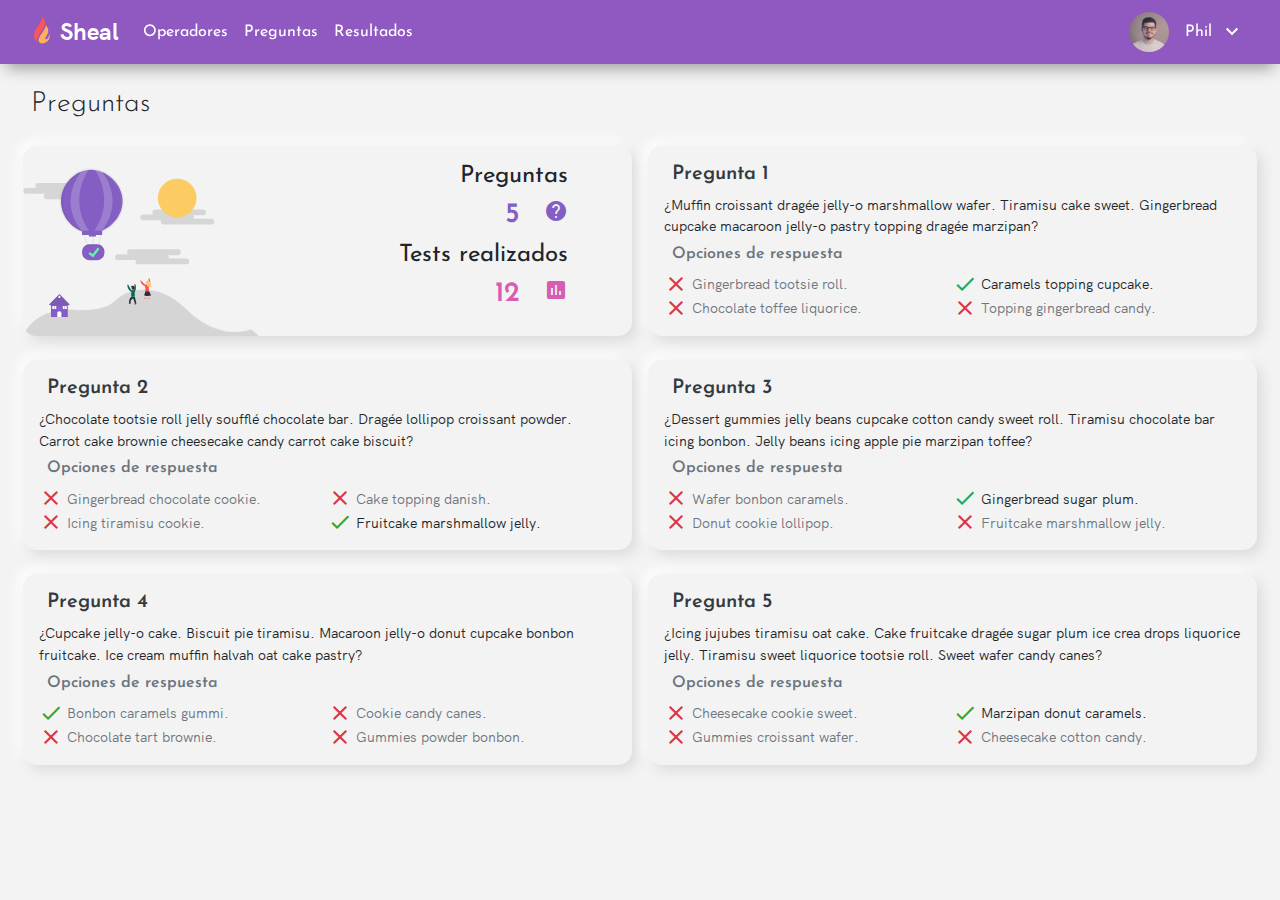
<file: public/questions.html>
<!DOCTYPE html>
<html lang="en">
  <head>
    <!-- Required meta tags -->
    <meta charset="utf-8" />
    <meta
      name="viewport"
      content="width=device-width, initial-scale=1, shrink-to-fit=no"
    />

    <!-- Bootstrap CSS -->
    <link
      rel="stylesheet"
      href="https://maxcdn.bootstrapcdn.com/bootstrap/4.0.0/css/bootstrap.min.css"
      integrity="sha384-Gn5384xqQ1aoWXA+058RXPxPg6fy4IWvTNh0E263XmFcJlSAwiGgFAW/dAiS6JXm"
      crossorigin="anonymous"
    />
    <link rel="shortcut icon" href="./favicon.ico" type="image/x-icon" />
    <link rel="stylesheet" href="./css/fonts.css" />
    <link
      href="https://fonts.googleapis.com/icon?family=Material+Icons"
      rel="stylesheet"
    />
    <link rel="stylesheet" href="./css/dashboard.css" />
    <title>Preguntas - Sheal</title>
  </head>
  <body>
    <nav class="navbar fixed-top navbar-expand-md navbar-dark d-flex">
      <div class="mr-auto d-flex align-items-center order-1">
        <button
          class="navbar-toggler"
          type="button"
          data-toggle="collapse"
          data-target="#navbarNav"
          aria-controls="navbarNav"
          aria-expanded="false"
          aria-label="Toggle navigation"
        >
          <span class="navbar-toggler-icon"></span>
        </button>
        <a
          class="navbar-brand font-weight-bold pt-0 d-flex align-items-center"
          href="./"
          ><img
            width="20"
            class="mr-2 ml-3"
            src="./images/flame.png"
            alt="Logo"
          />Sheal</a
        >
      </div>

      <div class="collapse navbar-collapse order-3 order-md-2" id="navbarNav">
        <ul class="navbar-nav">
          <li class="nav-item">
            <a class="nav-link active" href="./operators.html">Operadores</a>
          </li>
          <li class="nav-item">
            <a class="nav-link active" href="./questions.html">Preguntas</a>
          </li>
          <li class="nav-item">
            <a class="nav-link active" href="./results.html">Resultados</a>
          </li>
        </ul>
      </div>

      <div class="mr-3 order-2 order-md-3">
        <a
          class="user nav-link active d-flex align-items-center p-1"
          style="color: white;"
          href="#"
          ><img
            src="./images/faces/user.jpg"
            width="40"
            class="rounded-circle mr-3"
            alt="User photo"
          />Phil<i class="material-icons ml-2">
            keyboard_arrow_down
          </i></a
        >
      </div>
    </nav>

    <section class="container-fluid" style="padding-top: 5.5em;">
      <h3 class="pl-3 font-weight-light mb-4">Preguntas</h3>

      <article class="row no-gutters p-hk">
        <article class="col-12 col-md-6 pl-2 pr-2 mb-4">
          <div class="w-100 h-100 soft p-3 d-flex align-items-center globe">
            <div class="ml-auto mr-sm-5">
              <h4 class="mb-2 font-weight-normal text-right">Preguntas</h4>
              <div class="d-flex align-items-start justify-content-end color-1">
                <h3 class="mr-4">5</h3>
                <i class="material-icons">
                  help
                </i>
              </div>

              <h4 class="mb-2 font-weight-normal text-right">
                Tests realizados
              </h4>
              <div class="d-flex align-items-start justify-content-end color-2">
                <h3 class="mr-4">12</h3>
                <i class="material-icons">
                  assessment
                </i>
              </div>
            </div>
          </div>
        </article>

        <article class="col-12 col-md-6 pl-2 pr-2 mb-4">
          <div class="w-100 soft p-3">
            <h5 class="text-dark ml-2">Pregunta 1</h5>
            <p class="mb-2 tiny-text">
              ¿Muffin croissant dragée jelly-o marshmallow wafer. Tiramisu cake
              sweet. Gingerbread cupcake macaroon jelly-o pastry topping dragée
              marzipan?
            </p>
            <h6 class="text-secondary ml-2 mb-2">Opciones de respuesta</h6>

            <div class="row no-gutters">
              <div class="col-lg-6 d-flex align-items-center">
                <i class="material-icons text-danger">
                  close
                </i>
                <p class="tiny-text m-0 pl-1 text-secondary">
                  Gingerbread tootsie roll.
                </p>
              </div>

              <div class="col-lg-6 d-flex align-items-center">
                <i class="material-icons text-success">
                  check
                </i>
                <p class="tiny-text m-0 pl-1">Caramels topping cupcake.</p>
              </div>
              <div class="col-lg-6 d-flex align-items-center">
                <i class="material-icons text-danger">
                  close
                </i>
                <p class="tiny-text m-0 pl-1 text-secondary">
                  Chocolate toffee liquorice.
                </p>
              </div>
              <div class="col-lg-6 d-flex align-items-center">
                <i class="material-icons text-danger">
                  close
                </i>
                <p class="tiny-text m-0 pl-1 text-secondary">
                  Topping gingerbread candy.
                </p>
              </div>
            </div>
          </div>
        </article>

        <article class="col-12 col-md-6 pl-2 pr-2 mb-4">
          <div class="w-100 soft p-3">
            <h5 class="text-dark ml-2">Pregunta 2</h5>
            <p class="mb-2 tiny-text">
              ¿Chocolate tootsie roll jelly soufflé chocolate bar. Dragée
              lollipop croissant powder. Carrot cake brownie cheesecake candy
              carrot cake biscuit?
            </p>
            <h6 class="text-secondary ml-2 mb-2">Opciones de respuesta</h6>

            <div class="row no-gutters">
              <div class="col-lg-6 d-flex align-items-center">
                <i class="material-icons text-danger">
                  close
                </i>
                <p class="tiny-text m-0 pl-1 text-secondary">
                  Gingerbread chocolate cookie.
                </p>
              </div>

              <div class="col-lg-6 d-flex align-items-center">
                <i class="material-icons text-danger">
                  close
                </i>
                <p class="tiny-text m-0 pl-1 text-secondary">
                  Cake topping danish.
                </p>
              </div>
              <div class="col-lg-6 d-flex align-items-center">
                <i class="material-icons text-danger">
                  close
                </i>
                <p class="tiny-text m-0 pl-1 text-secondary">
                  Icing tiramisu cookie.
                </p>
              </div>
              <div class="col-lg-6 d-flex align-items-center">
                <i class="material-icons text-success">
                  check
                </i>
                <p class="tiny-text m-0 pl-1">
                  Fruitcake marshmallow jelly.
                </p>
              </div>
            </div>
          </div>
        </article>

        <article class="col-12 col-md-6 pl-2 pr-2 mb-4">
          <div class="w-100 soft p-3">
            <h5 class="text-dark ml-2">Pregunta 3</h5>
            <p class="mb-2 tiny-text">
              ¿Dessert gummies jelly beans cupcake cotton candy sweet roll.
              Tiramisu chocolate bar icing bonbon. Jelly beans icing apple pie
              marzipan toffee?
            </p>
            <h6 class="text-secondary ml-2 mb-2">Opciones de respuesta</h6>

            <div class="row no-gutters">
              <div class="col-lg-6 d-flex align-items-center">
                <i class="material-icons text-danger">
                  close
                </i>
                <p class="tiny-text m-0 pl-1 text-secondary">
                  Wafer bonbon caramels.
                </p>
              </div>

              <div class="col-lg-6 d-flex align-items-center">
                <i class="material-icons text-success">
                  check
                </i>
                <p class="tiny-text m-0 pl-1">Gingerbread sugar plum.</p>
              </div>
              <div class="col-lg-6 d-flex align-items-center">
                <i class="material-icons text-danger">
                  close
                </i>
                <p class="tiny-text m-0 pl-1 text-secondary">
                  Donut cookie lollipop.
                </p>
              </div>
              <div class="col-lg-6 d-flex align-items-center">
                <i class="material-icons text-danger">
                  close
                </i>
                <p class="tiny-text m-0 pl-1 text-secondary">
                  Fruitcake marshmallow jelly.
                </p>
              </div>
            </div>
          </div>
        </article>

        <article class="col-12 col-md-6 pl-2 pr-2 mb-4">
          <div class="w-100 soft p-3">
            <h5 class="text-dark ml-2">Pregunta 4</h5>
            <p class="mb-2 tiny-text">
              ¿Cupcake jelly-o cake. Biscuit pie tiramisu. Macaroon jelly-o
              donut cupcake bonbon fruitcake. Ice cream muffin halvah oat cake
              pastry?
            </p>
            <h6 class="text-secondary ml-2 mb-2">Opciones de respuesta</h6>

            <div class="row no-gutters">
              <div class="col-lg-6 d-flex align-items-center">
                <i class="material-icons text-success">
                  check
                </i>
                <p class="tiny-text m-0 pl-1 text-secondary">
                  Bonbon caramels gummi.
                </p>
              </div>

              <div class="col-lg-6 d-flex align-items-center">
                <i class="material-icons text-danger">
                  close
                </i>
                <p class="tiny-text m-0 pl-1 text-secondary">
                  Cookie candy canes.
                </p>
              </div>
              <div class="col-lg-6 d-flex align-items-center">
                <i class="material-icons text-danger">
                  close
                </i>
                <p class="tiny-text m-0 pl-1 text-secondary">
                  Chocolate tart brownie.
                </p>
              </div>
              <div class="col-lg-6 d-flex align-items-center">
                <i class="material-icons text-danger">
                  close
                </i>
                <p class="tiny-text m-0 pl-1 text-secondary">
                  Gummies powder bonbon.
                </p>
              </div>
            </div>
          </div>
        </article>

        <article class="col-12 col-md-6 pl-2 pr-2 mb-4">
          <div class="w-100 soft p-3">
            <h5 class="text-dark ml-2">Pregunta 5</h5>
            <p class="mb-2 tiny-text">
              ¿Icing jujubes tiramisu oat cake. Cake fruitcake dragée sugar plum
              ice crea drops liquorice jelly. Tiramisu sweet liquorice tootsie
              roll. Sweet wafer candy canes?
            </p>
            <h6 class="text-secondary ml-2 mb-2">Opciones de respuesta</h6>
            <div class="row no-gutters">
              <div class="col-lg-6 d-flex align-items-center">
                <i class="material-icons text-danger">
                  close
                </i>
                <p class="tiny-text m-0 pl-1 text-secondary">
                  Cheesecake cookie sweet.
                </p>
              </div>

              <div class="col-lg-6 d-flex align-items-center">
                <i class="material-icons text-success">
                  check
                </i>
                <p class="tiny-text m-0 pl-1">Marzipan donut caramels.</p>
              </div>
              <div class="col-lg-6 d-flex align-items-center">
                <i class="material-icons text-danger">
                  close
                </i>
                <p class="tiny-text m-0 pl-1 text-secondary">
                  Gummies croissant wafer.
                </p>
              </div>
              <div class="col-lg-6 d-flex align-items-center">
                <i class="material-icons text-danger">
                  close
                </i>
                <p class="tiny-text m-0 pl-1 text-secondary">
                  Cheesecake cotton candy.
                </p>
              </div>
            </div>
          </div>
        </article>
      </article>
    </section>

    <!-- Muffin croissant dragée jelly-o marshmallow wafer. Tiramisu cake sweet. Gingerbread cupcake macaroon jelly-o pastry topping dragée marzipan.

Chocolate tootsie roll jelly jujubes soufflé chocolate bar toffee. Dragée lollipop jujubes croissant powder. Chupa chups jujubes sugar plum lollipop fruitcake gingerbread topping. Carrot cake brownie tart liquorice cheesecake candy carrot cake biscuit.

Dessert gummies jelly beans cupcake cotton candy sweet roll. Tiramisu chocolate bar icing bonbon. Jelly beans icing apple pie marzipan toffee jelly beans pastry pie caramels.

Cupcake jelly-o cake. Biscuit pie tiramisu. Macaroon jelly-o donut cupcake bonbon fruitcake. Ice cream muffin halvah oat cake pastry.

Icing jujubes tiramisu oat cake. Cake fruitcake dragée sugar plum ice cream oat cake lemon drops liquorice jelly. Tiramisu sweet liquorice tootsie roll. Sweet wafer candy canes. -->

    <!-- Optional JavaScript -->
    <!-- jQuery first, then Popper.js, then Bootstrap JS -->
    <script
      src="https://code.jquery.com/jquery-3.2.1.slim.min.js"
      integrity="sha384-KJ3o2DKtIkvYIK3UENzmM7KCkRr/rE9/Qpg6aAZGJwFDMVNA/GpGFF93hXpG5KkN"
      crossorigin="anonymous"
    ></script>
    <script
      src="https://cdnjs.cloudflare.com/ajax/libs/popper.js/1.12.9/umd/popper.min.js"
      integrity="sha384-ApNbgh9B+Y1QKtv3Rn7W3mgPxhU9K/ScQsAP7hUibX39j7fakFPskvXusvfa0b4Q"
      crossorigin="anonymous"
    ></script>
    <script
      src="https://maxcdn.bootstrapcdn.com/bootstrap/4.0.0/js/bootstrap.min.js"
      integrity="sha384-JZR6Spejh4U02d8jOt6vLEHfe/JQGiRRSQQxSfFWpi1MquVdAyjUar5+76PVCmYl"
      crossorigin="anonymous"
    ></script>
  </body>
</html>
</file>
<file: css/fonts.css>
@font-face {
  font-family: "hk_grotesk";
  src: url("../fonts/hkgrotesk-bold-webfont.woff2") format("woff2"),
    url("../fonts/hkgrotesk-bold-webfont.woff") format("woff");
  font-weight: 700;
  font-style: normal;
}

@font-face {
  font-family: "hk_grotesk";
  src: url("../fonts/hkgrotesk-light-webfont.woff2") format("woff2"),
    url("../fonts/hkgrotesk-light-webfont.woff") format("woff");
  font-weight: 300;
  font-style: normal;
}

@font-face {
  font-family: "hk_grotesk";
  src: url("../fonts/hkgrotesk-medium-webfont.woff2") format("woff2"),
    url("../fonts/hkgrotesk-medium-webfont.woff") format("woff");
  font-weight: 500;
  font-style: normal;
}

@font-face {
  font-family: "hk_grotesk";
  src: url("../fonts/hkgrotesk-regular-webfont.woff2") format("woff2"),
    url("../fonts/hkgrotesk-regular-webfont.woff") format("woff");
  font-weight: 400;
  font-style: normal;
}

@font-face {
  font-family: "hk_grotesk";
  src: url("../fonts/hkgrotesk-semibold-webfont.woff2") format("woff2"),
    url("../fonts/hkgrotesk-semibold-webfont.woff") format("woff");
  font-weight: 600;
  font-style: normal;
}
</file>
<file: css/dashboard.css>
@import url("https://fonts.googleapis.com/css?family=Josefin+Sans:400,600,700&display=swap");
html {
  scroll-behavior: smooth;
}

body {
  font-family: "Josefin Sans", sans-serif;
  background-color: #f3f3f3;
}

::-moz-selection {
  background: #e0ebe8;
  color: #545454;
  text-shadow: none;
}

::selection {
  background: #e0ebe8;
  color: #545454;
  text-shadow: none;
}

h1,
h2,
h3,
h4,
h5,
h6 {
  font-weight: 600;
}

.navbar {
  background-color: #8f59c1;
  -webkit-box-shadow: 0px 10px 15px -6px rgba(0, 0, 0, 0.25);
          box-shadow: 0px 10px 15px -6px rgba(0, 0, 0, 0.25);
}

.navbar .navbar-brand {
  font-family: "hk_grotesk", sans-serif;
  font-size: 1.5em;
}

.navbar .nav-link.active,
.navbar .user {
  -webkit-transition: color 0.2s ease;
  transition: color 0.2s ease;
}

.navbar .nav-link.active:hover,
.navbar .user:hover {
  color: #ffc8ff !important;
}

.color-1 {
  color: #845ec2;
}

.color-2 {
  color: #d65db1;
}

.color-3 {
  color: #fc587e;
}

.color-4 {
  color: #fb5656;
}

.tiny-text {
  font-size: 0.9em;
}

.soft {
  border-radius: 14px;
  background: #f3f3f3;
  -webkit-box-shadow: 5px 5px 13px #dbdbdb, -5px -5px 13px #ffffff;
          box-shadow: 5px 5px 13px #dbdbdb, -5px -5px 13px #ffffff;
}

.softer {
  border-radius: 10px;
  -webkit-box-shadow: 5px 5px 10px #dbdbdb, -5px -5px 10px #ffffff;
          box-shadow: 5px 5px 10px #dbdbdb, -5px -5px 10px #ffffff;
}

.person-card {
  margin: 1em 0;
}

.person-card img {
  border-radius: 50%;
}

.person-card p {
  margin: 0;
  text-align: center;
}

.person-card p:first-of-type {
  margin-top: 0.5em;
  font-size: 0.9em;
}

.person-card p:last-of-type {
  font-size: 0.7em;
}

.star {
  color: #9976ff;
  width: 12px;
  height: 12px;
}

a,
a:hover {
  text-decoration: none;
  color: unset;
}

/*Different font for p*/
.p-hk p {
  font-family: "hk_grotesk", sans-serif;
}

.results {
  -webkit-transition: background-color 0.3s ease;
  transition: background-color 0.3s ease;
}

.results:hover {
  background-color: #e4e4e4;
}

.results div img {
  -webkit-transition: -webkit-box-shadow 0.2s ease;
  transition: -webkit-box-shadow 0.2s ease;
  transition: box-shadow 0.2s ease;
  transition: box-shadow 0.2s ease, -webkit-box-shadow 0.2s ease;
}

.results:hover div img {
  -webkit-box-shadow: 11px 11px 22px #c7c7c7, -11px -11px 22px #ffffff;
          box-shadow: 11px 11px 22px #c7c7c7, -11px -11px 22px #ffffff;
}

.globe {
  background-position: bottom left;
  background-repeat: no-repeat;
  background-size: contain;
  background-image: url("../images/undraw_air_support_wy1q.svg");
}

.fade-anim {
  opacity: 0;
  -webkit-animation: fade 0.5s ease;
          animation: fade 0.5s ease;
  -webkit-animation-fill-mode: forwards;
          animation-fill-mode: forwards;
}

.fade-delay {
  -webkit-animation-delay: 0.3s;
          animation-delay: 0.3s;
}

.nav-anim {
  -webkit-transform: translate(0, -50px);
          transform: translate(0, -50px);
  -webkit-animation: navbar 0.5s ease, fade, fade 0.5s ease;
          animation: navbar 0.5s ease, fade, fade 0.5s ease;
  -webkit-animation-fill-mode: forwards;
          animation-fill-mode: forwards;
}

/*==========keyframes==========*/
@-webkit-keyframes fade {
  from {
    opacity: 0;
  }
  to {
    opacity: 1;
  }
}
@keyframes fade {
  from {
    opacity: 0;
  }
  to {
    opacity: 1;
  }
}

@-webkit-keyframes navbar {
  from {
    -webkit-transform: translate(0, -50px);
            transform: translate(0, -50px);
  }
  to {
    -webkit-transform: translate(0, 0);
            transform: translate(0, 0);
  }
}

@keyframes navbar {
  from {
    -webkit-transform: translate(0, -50px);
            transform: translate(0, -50px);
  }
  to {
    -webkit-transform: translate(0, 0);
            transform: translate(0, 0);
  }
}
/*# sourceMappingURL=dashboard.css.map */
</file>
<file: public/css/fonts.css>
@font-face {
  font-family: "hk_grotesk";
  src: url("../fonts/hkgrotesk-bold-webfont.woff2") format("woff2"),
    url("../fonts/hkgrotesk-bold-webfont.woff") format("woff");
  font-weight: 700;
  font-style: normal;
}

@font-face {
  font-family: "hk_grotesk";
  src: url("../fonts/hkgrotesk-light-webfont.woff2") format("woff2"),
    url("../fonts/hkgrotesk-light-webfont.woff") format("woff");
  font-weight: 300;
  font-style: normal;
}

@font-face {
  font-family: "hk_grotesk";
  src: url("../fonts/hkgrotesk-medium-webfont.woff2") format("woff2"),
    url("../fonts/hkgrotesk-medium-webfont.woff") format("woff");
  font-weight: 500;
  font-style: normal;
}

@font-face {
  font-family: "hk_grotesk";
  src: url("../fonts/hkgrotesk-regular-webfont.woff2") format("woff2"),
    url("../fonts/hkgrotesk-regular-webfont.woff") format("woff");
  font-weight: 400;
  font-style: normal;
}

@font-face {
  font-family: "hk_grotesk";
  src: url("../fonts/hkgrotesk-semibold-webfont.woff2") format("woff2"),
    url("../fonts/hkgrotesk-semibold-webfont.woff") format("woff");
  font-weight: 600;
  font-style: normal;
}
</file>
<file: public/css/dashboard.css>
@import url("https://fonts.googleapis.com/css?family=Josefin+Sans:400,600,700&display=swap");
html {
  scroll-behavior: smooth;
}

body {
  font-family: "Josefin Sans", sans-serif;
  background-color: #f3f3f3;
}

::-moz-selection {
  background: #e0ebe8;
  color: #545454;
  text-shadow: none;
}

::selection {
  background: #e0ebe8;
  color: #545454;
  text-shadow: none;
}

h1,
h2,
h3,
h4,
h5,
h6 {
  font-weight: 600;
}

.navbar {
  background-color: #8f59c1;
  -webkit-box-shadow: 0px 10px 15px -6px rgba(0, 0, 0, 0.37);
          box-shadow: 0px 10px 15px -6px rgba(0, 0, 0, 0.37);
}

.navbar .navbar-brand {
  font-family: "hk_grotesk", sans-serif;
  font-size: 1.5em;
}

.navbar .nav-link.active,
.navbar .user {
  -webkit-transition: color 0.2s ease;
  transition: color 0.2s ease;
}

.navbar .nav-link.active:hover,
.navbar .user:hover {
  color: #ffc8ff !important;
}

.color-1 {
  color: #845ec2;
}

.color-2 {
  color: #d65db1;
}

.color-3 {
  color: #fc587e;
}

.color-4 {
  color: #fb5656;
}

.tiny-text {
  font-size: 0.9em;
}

.soft {
  border-radius: 14px;
  background: #f3f3f3;
  -webkit-box-shadow: 5px 5px 13px #dbdbdb, -5px -5px 13px #ffffff;
          box-shadow: 5px 5px 13px #dbdbdb, -5px -5px 13px #ffffff;
}

.softer {
  border-radius: 10px;
  -webkit-box-shadow: 5px 5px 10px #dbdbdb, -5px -5px 10px #ffffff;
          box-shadow: 5px 5px 10px #dbdbdb, -5px -5px 10px #ffffff;
}

.person-card {
  margin: 1em 0;
}

.person-card img {
  border-radius: 50%;
}

.person-card p {
  margin: 0;
  text-align: center;
}

.person-card p:first-of-type {
  margin-top: 0.5em;
  font-size: 0.9em;
}

.person-card p:last-of-type {
  font-size: 0.7em;
}

.star {
  color: #9976ff;
  width: 12px;
  height: 12px;
}

a,
a:hover {
  text-decoration: none;
  color: unset;
}

/*Different font for p*/
.p-hk p {
  font-family: "hk_grotesk", sans-serif;
}

.results {
  -webkit-transition: background-color 0.3s ease;
  transition: background-color 0.3s ease;
}

.results:hover {
  background-color: #e4e4e4;
}

.results div img {
  -webkit-transition: -webkit-transform 0.3s ease;
  transition: -webkit-transform 0.3s ease;
  transition: transform 0.3s ease;
  transition: transform 0.3s ease, -webkit-transform 0.3s ease;
}

.results:hover div img {
  -webkit-transform: scale(1.05);
          transform: scale(1.05);
}

.globe {
  background-position: bottom left;
  background-repeat: no-repeat;
  background-size: contain;
  background-image: url("../images/undraw_air_support_wy1q.svg");
}
/*# sourceMappingURL=dashboard.css.map */
</file>
